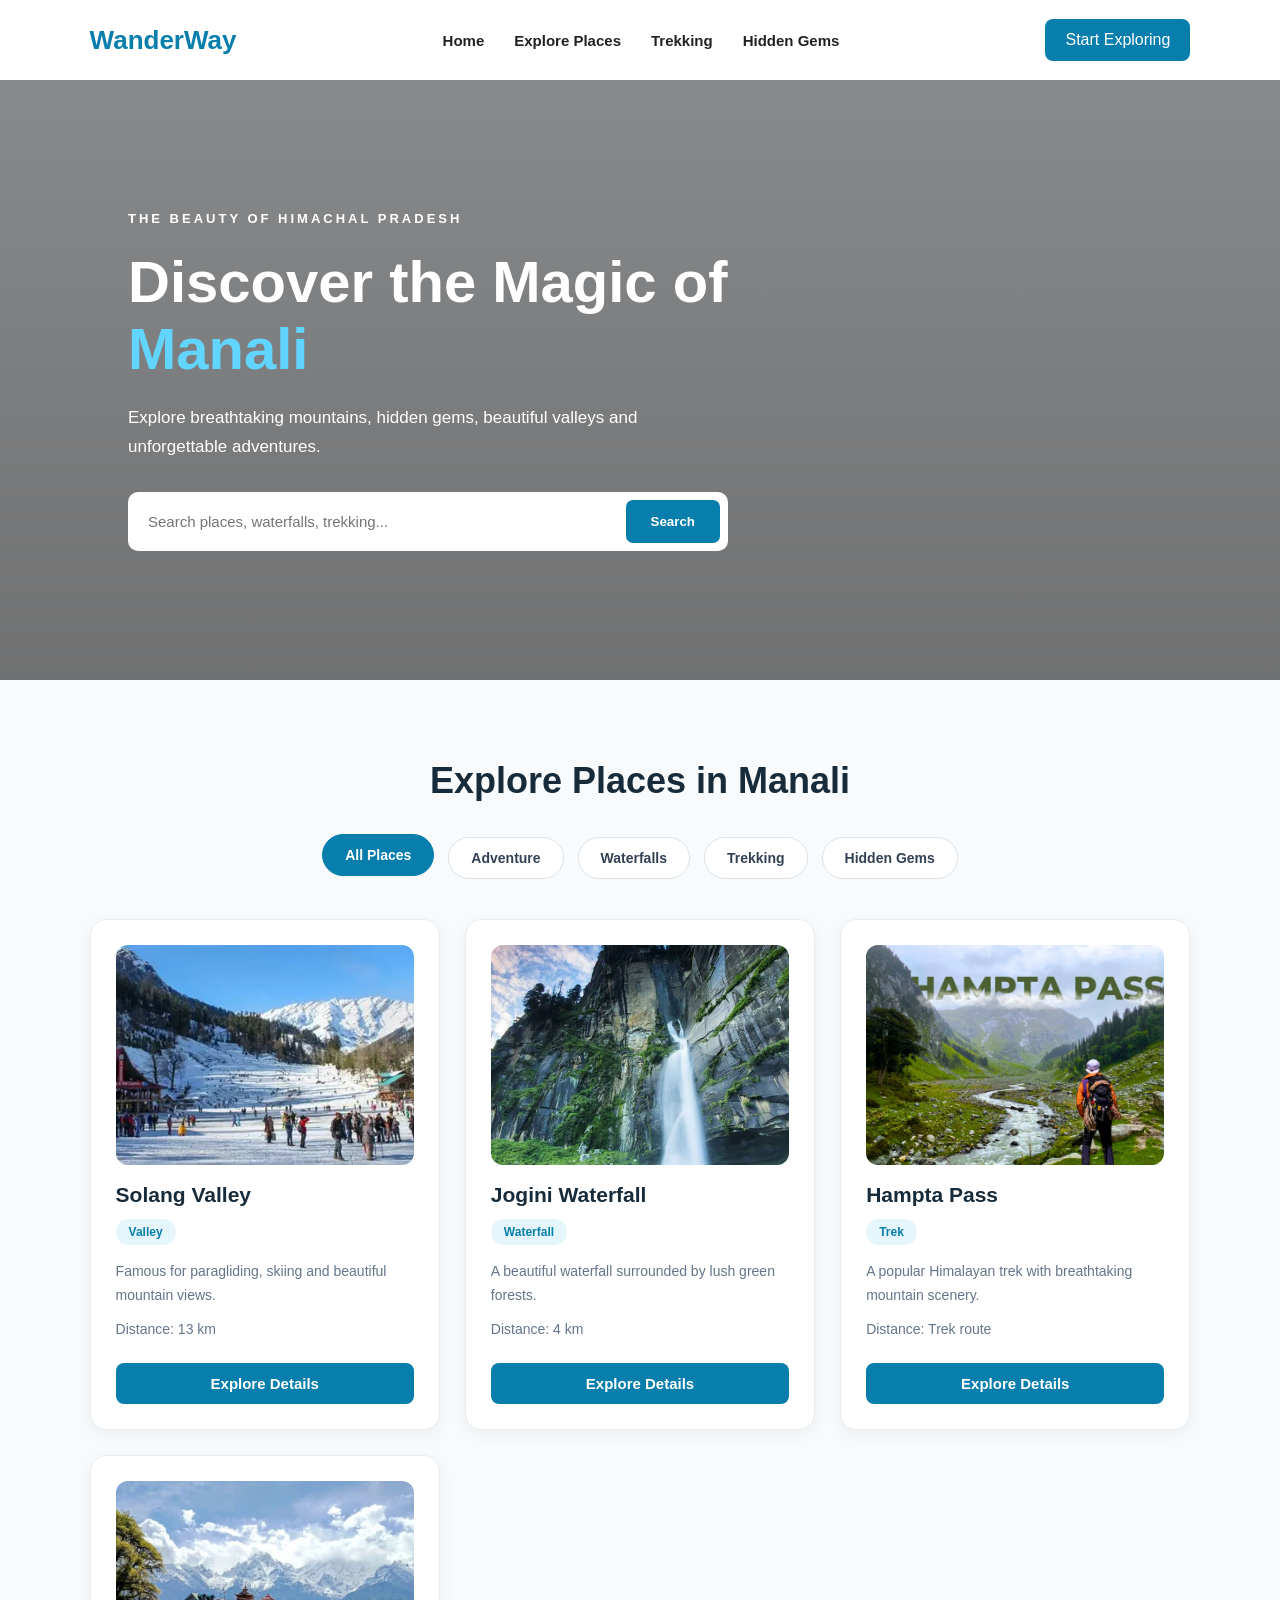
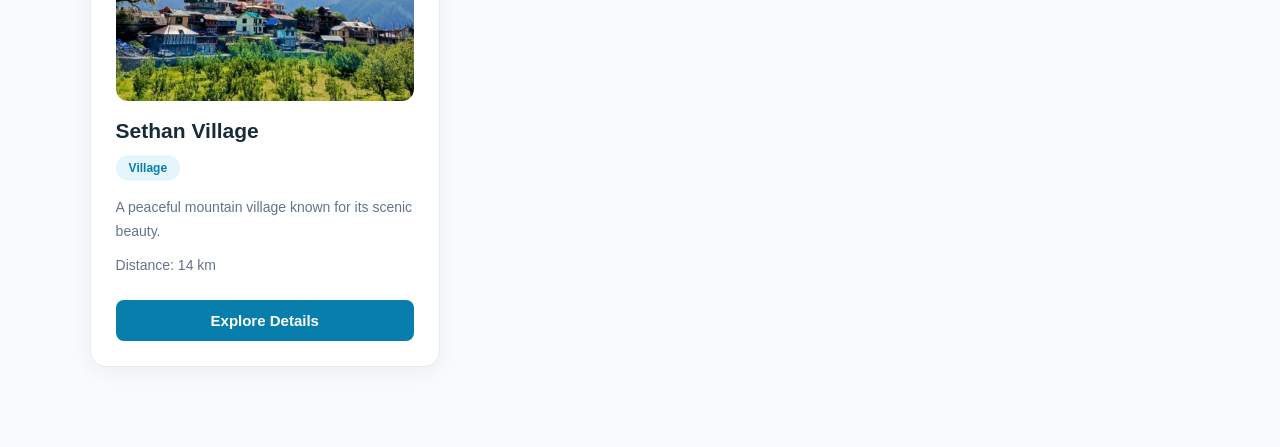
<file: Manali.html>
<!doctype html>
<html lang="en">
  <head>
    <meta charset="UTF-8" />
    <meta name="viewport" content="width=device-width, initial-scale=1.0" />
    <title>Explore Manali | WanderWay</title>
    <link rel="stylesheet" href="manali.css">
  </head>

  <body>
    <!-- Navbar -->
    <header class="navbar">
      <a href="WanderWay/index.html" class="logo">WanderWay</a>
      <nav>
        <a href="index.html">Home</a>
        <a href="#places">Explore Places</a>
        <a href="#trekking">Trekking</a>
        <a href="#hidden-gems">Hidden Gems</a>
      </nav>

      <a href="#explore" class="nav-btn">Start Exploring</a>
    </header>

    <!-- Hero Section -->
    <section class="hero" id="explore">
      <div class="hero-content">
        <span class="hero-tag">THE BEAUTY OF HIMACHAL PRADESH</span>

        <h1>Discover the Magic of <span>Manali</span></h1>

        <p>
          Explore breathtaking mountains, hidden gems, beautiful valleys and
          unforgettable adventures.
        </p>

        <!-- Search Bar -->
        <div class="search-box">
          <input
            type="text"
            id="placeSearch"
            placeholder="Search places, waterfalls, trekking..."
          />

          <button id="searchButton">Search</button>
        </div>
      </div>
    </section>

    <!-- Search Results -->
    <section class="search-results" id="places">
      <h2>Explore Places in Manali</h2>

      <!-- Category filters yahan -->
      <div class="category-filters">
        <button class="filter-btn active" data-category="all">
          All Places
        </button>
        <button class="filter-btn" data-category="adventure">Adventure</button>
        <button class="filter-btn" data-category="waterfall">Waterfalls</button>
        <button class="filter-btn" data-category="trekking">Trekking</button>
        <button class="filter-btn" data-category="hidden gem">
          Hidden Gems
        </button>
      </div>

      <div class="places-container" id="placesContainer"></div>
    </section>

    <!-- Destination Details Popup -->
    <div class="modal" id="destinationModal">
      <div class="modal-content">
        <button class="close-modal" id="closeModal">&times;</button>

        <div id="modalDetails">
          <!-- Destination details will appear here -->
        </div>
      </div>
    </div>

    <script src="manali.js"></script>
  </body>
</html>
</file>
<file: manali.css>
* {
    margin: 0;
    padding: 0;
    box-sizing: border-box;
}

html {
    scroll-behavior: smooth;
}

body {
    font-family: Arial, sans-serif;
    background: #f8fafc;
}

/* Navbar */

.navbar {
    width: 100%;
    height: 80px;
    padding: 0 7%;
    display: flex;
    align-items: center;
    justify-content: space-between;
    background: #ffffff;
}

.logo {
    font-size: 26px;
    font-weight: 800;
    color: #087ead;
    text-decoration: none;
}

.navbar nav {
    display: flex;
    gap: 30px;
}

.navbar nav a {
    text-decoration: none;
    color: #222;
    font-size: 15px;
    font-weight: 600;
    transition: 0.3s;
}

.navbar nav a:hover {
    color: #087ead;
}

.nav-btn {
    text-decoration: none;
    background: #087ead;
    color: white;
    padding: 12px 20px;
    border-radius: 8px;
}

/* Hero Section */

.hero {
    min-height: 600px;
    display: flex;
    align-items: center;
    padding: 80px 10%;

    background:
        linear-gradient(rgba(0,0,0,0.45), rgba(0,0,0,0.55)),
        url("https://images.unsplash.com/photo-1626621341517-bbf3d9990a23")
        center/cover no-repeat;
}

.hero-content {
    max-width: 750px;
    color: white;
}

.hero-tag {
    font-size: 13px;
    letter-spacing: 3px;
    font-weight: 700;
}

.hero h1 {
    font-size: 58px;
    line-height: 1.15;
    margin: 22px 0;
}

.hero h1 span {
    color: #61d5ff;
}

.hero p {
    font-size: 17px;
    line-height: 1.7;
    max-width: 600px;
    margin-bottom: 30px;
}

/* Search Bar */

.search-box {
    display: flex;
    max-width: 600px;
    background: white;
    padding: 8px;
    border-radius: 10px;
}

.search-box input {
    flex: 1;
    min-width: 0;
    border: none;
    outline: none;
    padding: 12px;
    font-size: 15px;
}

.search-box button {
    border: none;
    background: #087ead;
    color: white;
    padding: 14px 25px;
    border-radius: 7px;
    cursor: pointer;
    font-weight: 600;
}

/* Responsive */

@media (max-width: 768px) {
    .navbar {
        padding: 0 5%;
    }

    .navbar nav {
        display: none;
    }

    .hero {
        padding: 60px 6%;
        min-height: 550px;
    }

    .hero h1 {
        font-size: 40px;
    }
}


/* Explore Places Section */

.search-results {
    padding: 80px 7%;
    background: #f8fafc;
}

.search-results h2 {
    text-align: center;
    font-size: 36px;
    color: #172b3a;
    margin-bottom: 35px;
}

/* Category Filters */

.category-filters {
    display: flex;
    justify-content: center;
    align-items: center;
    flex-wrap: wrap;
    gap: 14px;
    margin-bottom: 40px;
}

.filter-btn {
    padding: 12px 22px;
    border: 1px solid #dbe4ea;
    border-radius: 30px;
    background: white;
    color: #334155;
    font-size: 14px;
    font-weight: 600;
    cursor: pointer;
    transition: 0.3s ease;
}

.filter-btn:hover,
.filter-btn.active {
    background: #087ead;
    color: white;
    border-color: #087ead;
    transform: translateY(-3px);
}

/* Destination Cards */

.places-container {
    display: grid;
    grid-template-columns: repeat(3, minmax(0, 1fr));
    gap: 25px;
}

.place-card {
    background: white;
    padding: 25px;
    border-radius: 16px;
    border: 1px solid #e5edf2;
    box-shadow: 0 5px 20px rgba(0, 0, 0, 0.05);
    transition: 0.3s ease;
}

.place-card:hover {
    transform: translateY(-8px);
    box-shadow: 0 12px 30px rgba(0, 0, 0, 0.1);
}

.place-card h3 {
    font-size: 21px;
    color: #172b3a;
    margin-bottom: 12px;
}

.place-card span {
    display: inline-block;
    background: #e5f5fc;
    color: #087ead;
    padding: 6px 13px;
    border-radius: 20px;
    font-size: 12px;
    font-weight: 700;
    margin-bottom: 15px;
}

.place-card p {
    color: #64748b;
    font-size: 14px;
    line-height: 1.7;
    margin-bottom: 10px;
}

/* Responsive Cards */

@media (max-width: 900px) {
    .places-container {
        grid-template-columns: repeat(2, minmax(0, 1fr));
    }
}

@media (max-width: 600px) {
    .search-results {
        padding: 55px 5%;
    }

    .search-results h2 {
        font-size: 28px;
    }

    .places-container {
        grid-template-columns: 1fr;
    }

    .category-filters {
        gap: 10px;
    }

    .filter-btn {
        padding: 10px 16px;
    }
}

/* Destination Card Images */

.place-card img {
    width: 100%;
    height: 220px;
    object-fit: cover;
    display: block;
    border-radius: 12px;
    margin-bottom: 18px;
}


.explore-btn {
    width: 100%;
    padding: 12px;
    margin-top: 12px;
    border: none;
    border-radius: 8px;
    background: #087ead;
    color: white;
    font-size: 15px;
    font-weight: 600;
    cursor: pointer;
    transition: 0.3s ease;
}

.explore-btn:hover {
    background: #05658c;
    transform: translateY(-2px);
}


/* Destination Details Popup */

.modal {
    display: none;
    position: fixed;
    inset: 0;
    z-index: 1000;
    background: rgba(0, 0, 0, 0.75);
    backdrop-filter: blur(6px);
    justify-content: center;
    align-items: center;
    padding: 20px;
}

.modal-content {
    position: relative;
    background: #ffffff;
    width: 100%;
    max-width: 850px;
    max-height: 90vh;
    overflow-y: auto;
    border-radius: 18px;
    padding: 30px;
    animation: modalOpen 0.3s ease;
}

.close-modal {
    position: absolute;
    top: 15px;
    right: 18px;
    width: 38px;
    height: 38px;
    border: none;
    border-radius: 50%;
    background: #f1f1f1;
    color: #222;
    font-size: 28px;
    cursor: pointer;
    z-index: 2;
    transition: 0.3s ease;
}

.close-modal:hover {
    background: #087ead;
    color: white;
    transform: rotate(90deg);
}

@keyframes modalOpen {
    from {
        opacity: 0;
        transform: translateY(25px) scale(0.97);
    }

    to {
        opacity: 1;
        transform: translateY(0) scale(1);
    }
}

@media (max-width: 600px) {
    .modal {
        padding: 10px;
    }

    .modal-content {
        padding: 22px 16px;
        max-height: 92vh;
    }
}


/* Premium Destination Popup */

.modal-content {
    padding: 0;
    overflow-x: hidden;
    background: #f8fafc;
}

.close-modal {
    position: absolute;
    top: 16px;
    right: 16px;
    background: white;
    box-shadow: 0 3px 15px rgba(0, 0, 0, 0.2);
}

.destination-hero {
    height: 320px;
    position: relative;
    overflow: hidden;
}

.destination-hero img {
    width: 100%;
    height: 100%;
    object-fit: cover;
    display: block;
}

.destination-overlay {
    position: absolute;
    inset: 0;
    display: flex;
    flex-direction: column;
    justify-content: flex-end;
    padding: 35px;
    color: white;
    background: linear-gradient(
        transparent 15%,
        rgba(0, 0, 0, 0.8)
    );
}

.destination-tag {
    background: #087ead;
    width: fit-content;
    padding: 7px 12px;
    border-radius: 20px;
    font-size: 11px;
    letter-spacing: 1px;
    margin-bottom: 12px;
}

.destination-overlay h2 {
    font-size: 38px;
    margin-bottom: 7px;
}

.destination-overlay p {
    font-size: 15px;
    color: #e5e7eb;
}

.destination-info {
    padding: 30px;
}

.info-heading > span {
    color: #087ead;
    font-size: 12px;
    font-weight: 700;
    letter-spacing: 2px;
}

.info-heading h3 {
    font-size: 25px;
    margin: 10px 0;
    color: #172b3a;
}

.info-heading p {
    color: #64748b;
    line-height: 1.8;
    margin-bottom: 25px;
}

.detail-section {
    background: white;
    border: 1px solid #e5eaf0;
    border-radius: 13px;
    padding: 20px;
    margin-bottom: 18px;
}

.detail-section h3 {
    color: #087ead;
    font-size: 17px;
    margin-bottom: 12px;
}

.detail-section p,
.detail-section li {
    color: #526173;
    font-size: 14px;
    line-height: 1.8;
}

.detail-section ul {
    padding-left: 20px;
}

.detail-grid {
    display: grid;
    grid-template-columns: repeat(2, 1fr);
    gap: 15px;
}

.detail-grid .detail-section {
    margin-bottom: 0;
}

@media (max-width: 600px) {
    .destination-hero {
        height: 230px;
    }

    .destination-overlay {
        padding: 20px;
    }

    .destination-overlay h2 {
        font-size: 27px;
    }

    .destination-info {
        padding: 18px;
    }

    .info-heading h3 {
        font-size: 21px;
    }

    .detail-grid {
        grid-template-columns: 1fr;
    }
}
</file>
